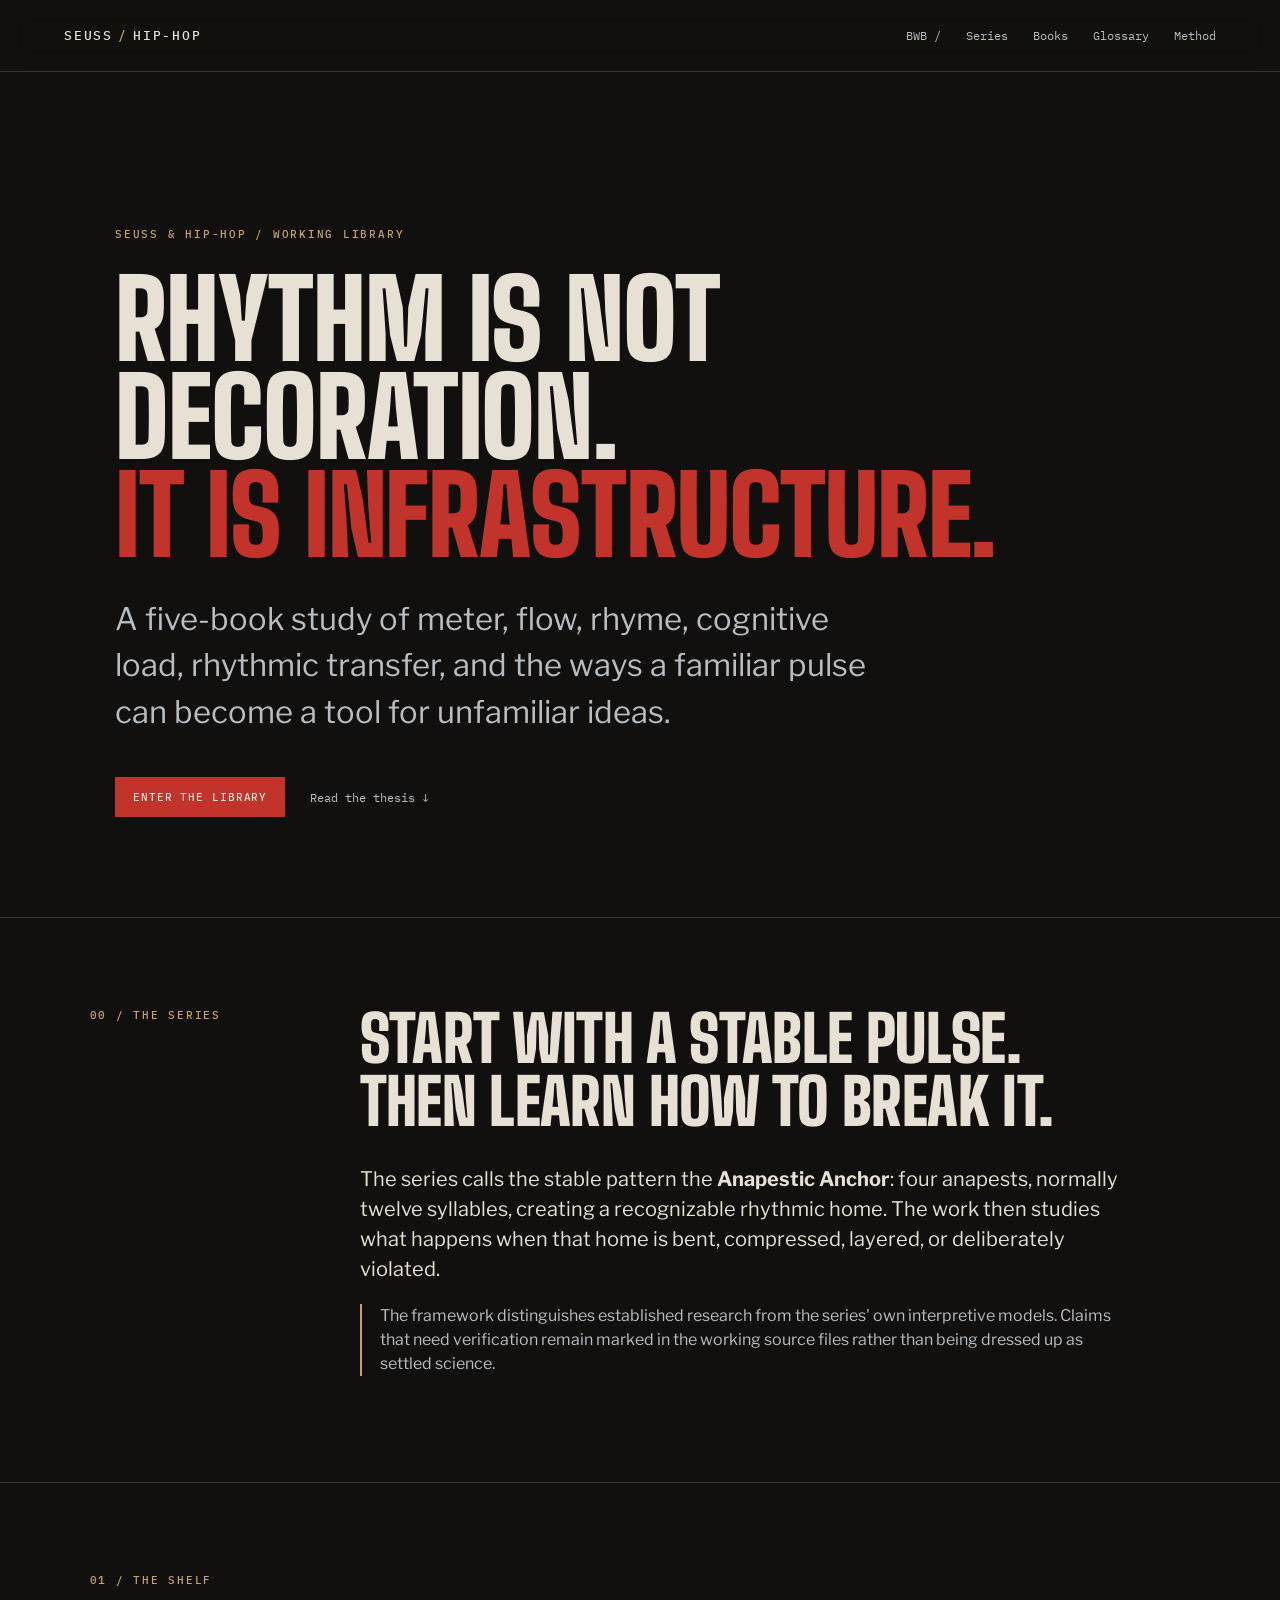
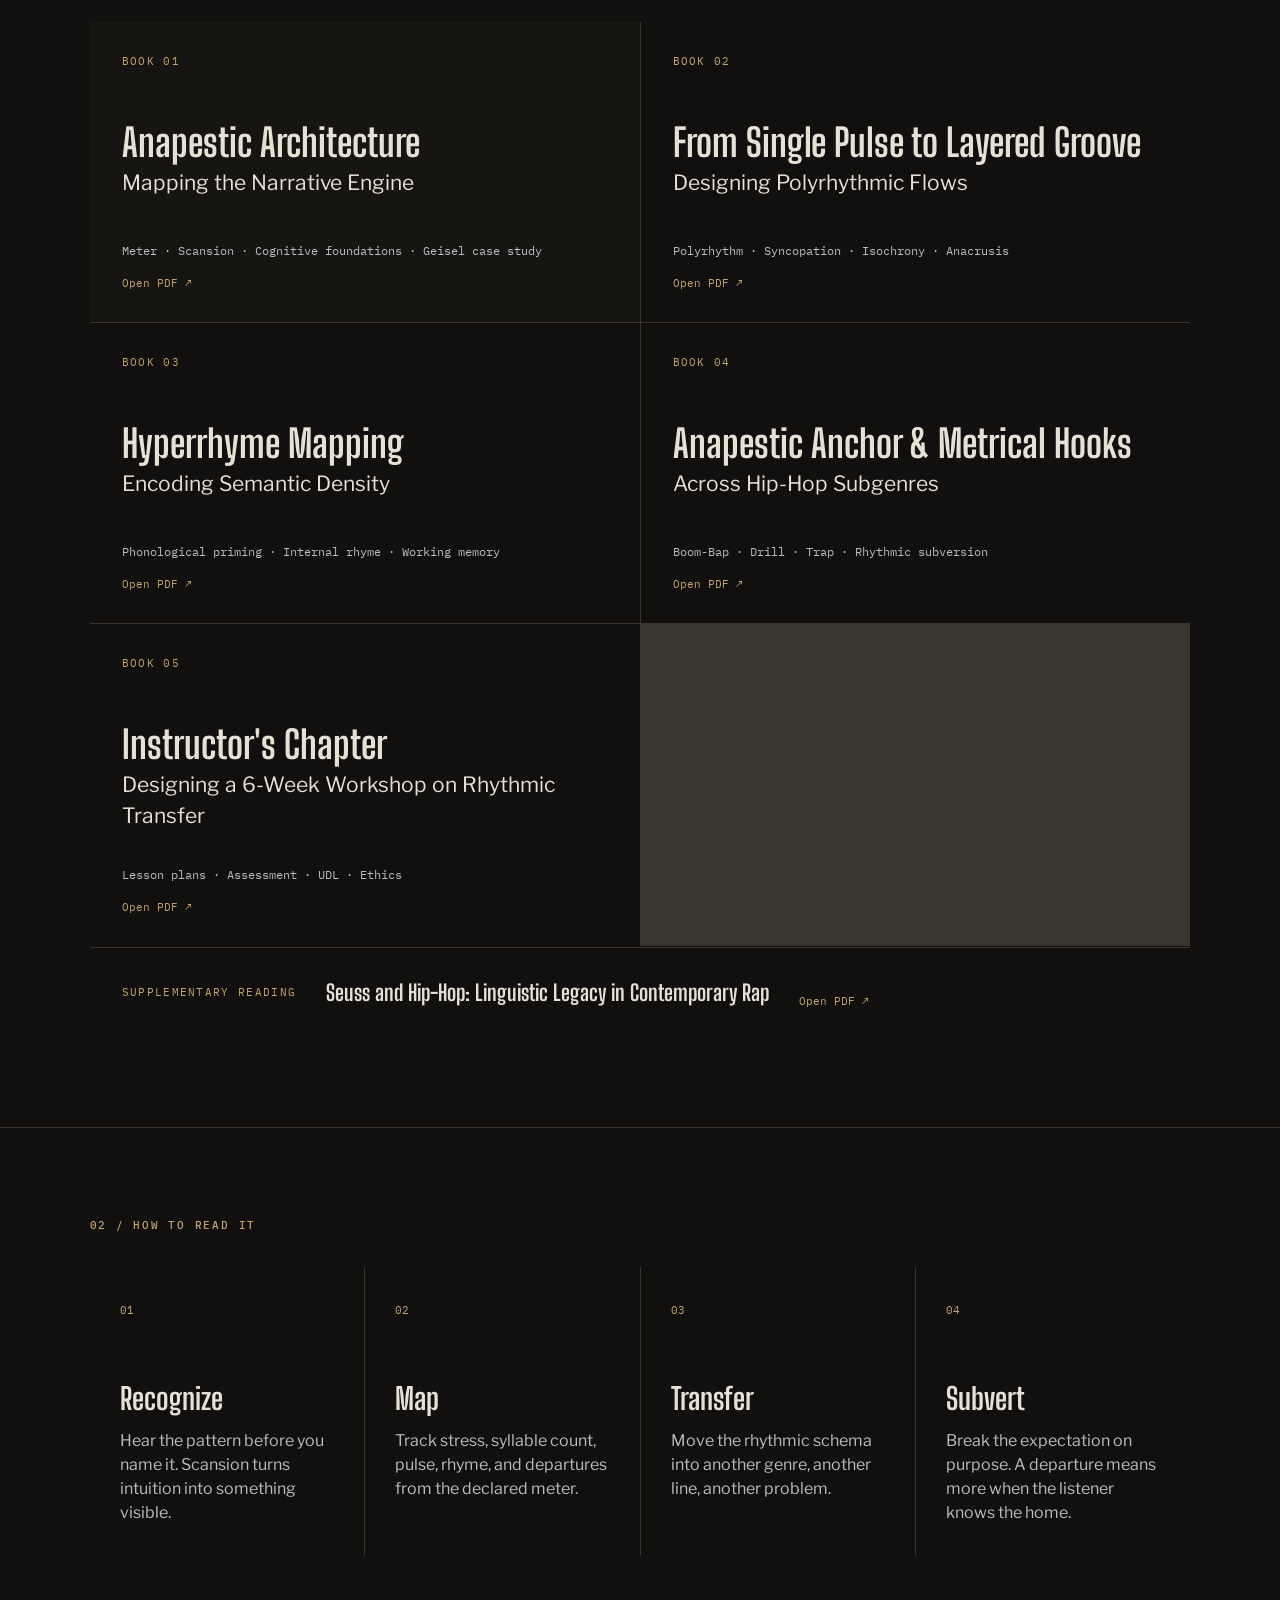
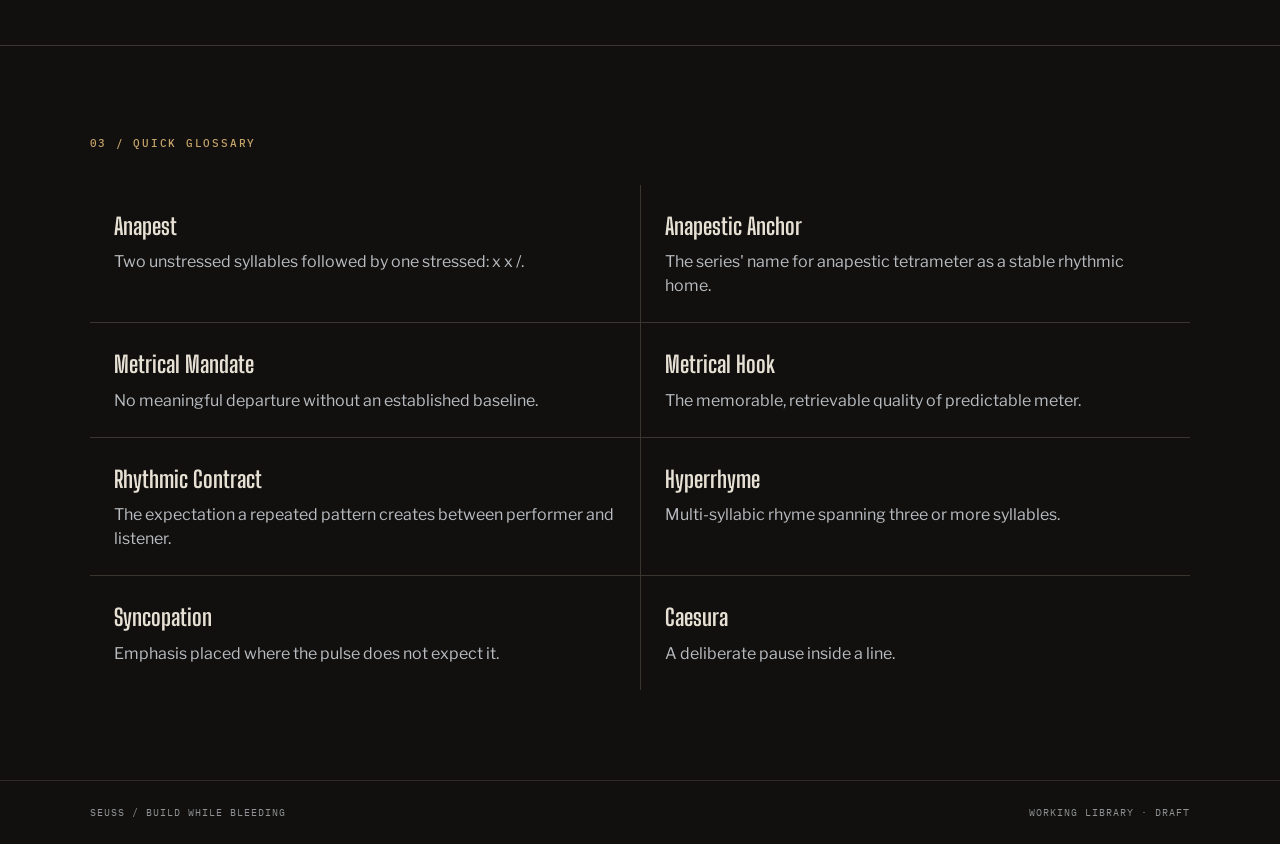
<file: index.html>
<!doctype html>
<html lang="en">
<head>
<meta charset="UTF-8">
<meta name="viewport" content="width=device-width,initial-scale=1">
<meta name="description" content="Seuss & Hip-Hop: a field library for rhythm, meter, rhyme, and transfer.">
<title>SEUSS / Rhythm Is a System</title>
<link rel="stylesheet" href="./styles.css">
</head>
<body>
<header class="topbar">
  <a class="brand" href="#top">SEUSS<span>/</span>HIP-HOP</a>
  <nav><a href="https://buildwhilebleeding.com/" class="umbrella-link">BWB / </a><a href="#series">Series</a><a href="#books">Books</a><a href="#glossary">Glossary</a><a href="#method">Method</a></nav>
</header>
<main id="top">
<section class="hero">
  <p class="eyebrow">SEUSS & HIP-HOP / WORKING LIBRARY</p>
  <h1>Rhythm is not decoration.<br><em>It is infrastructure.</em></h1>
  <p class="lede">A five-book study of meter, flow, rhyme, cognitive load, rhythmic transfer, and the ways a familiar pulse can become a tool for unfamiliar ideas.</p>
  <div class="hero-actions"><a class="button" href="#books">Enter the library</a><a class="text-link" href="#series">Read the thesis ↓</a></div>
</section>
<section class="statement" id="series">
  <div class="section-label">00 / THE SERIES</div>
  <div>
    <h2>Start with a stable pulse.<br>Then learn how to break it.</h2>
    <p>The series calls the stable pattern the <strong>Anapestic Anchor</strong>: four anapests, normally twelve syllables, creating a recognizable rhythmic home. The work then studies what happens when that home is bent, compressed, layered, or deliberately violated.</p>
    <p class="note">The framework distinguishes established research from the series' own interpretive models. Claims that need verification remain marked in the working source files rather than being dressed up as settled science.</p>
  </div>
</section>
<section class="books" id="books">
  <div class="section-label">01 / THE SHELF</div>
  <div class="book-grid">
    <article class="book featured"><span>BOOK 01</span><h3>Anapestic Architecture</h3><p>Mapping the Narrative Engine</p><div class="meta">Meter · Scansion · Cognitive foundations · Geisel case study</div><a href="./Book%201-%20Anapestic%20Architecture-%20Mapping%20the%20Narrative%20Engine.pdf">Open PDF ↗</a></article>
    <article class="book"><span>BOOK 02</span><h3>From Single Pulse to Layered Groove</h3><p>Designing Polyrhythmic Flows</p><div class="meta">Polyrhythm · Syncopation · Isochrony · Anacrusis</div><a href="./Book%202-%20From%20Single%20Pulse%20to%20Layered%20Groove-%20Designing%20Polyrhythmic%20Flows.pdf">Open PDF ↗</a></article>
    <article class="book"><span>BOOK 03</span><h3>Hyperrhyme Mapping</h3><p>Encoding Semantic Density</p><div class="meta">Phonological priming · Internal rhyme · Working memory</div><a href="./Book%203-%20Hyperrhyme%20Mapping-%20Encoding%20Semantic%20Density.pdf">Open PDF ↗</a></article>
    <article class="book"><span>BOOK 04</span><h3>Anapestic Anchor & Metrical Hooks</h3><p>Across Hip-Hop Subgenres</p><div class="meta">Boom-Bap · Drill · Trap · Rhythmic subversion</div><a href="./Book%204-%20Anapestic%20Anchor%20and%20Metrical%20Hooks%20Across%20Hip-Hop%20Subgenres.pdf">Open PDF ↗</a></article>
    <article class="book"><span>BOOK 05</span><h3>Instructor's Chapter</h3><p>Designing a 6-Week Workshop on Rhythmic Transfer</p><div class="meta">Lesson plans · Assessment · UDL · Ethics</div><a href="./Book%205-%20Instructor's%20Chapter-%20Designing%20a%206-Week%20Workshop%20on%20Rhythmic%20Transfer.pdf">Open PDF ↗</a></article>
  </div>
  <article class="supplement"><span>SUPPLEMENTARY READING</span><h3>Seuss and Hip-Hop: Linguistic Legacy in Contemporary Rap</h3><a href="./Seuss%20and%20Hip-Hop-%20Linguistic%20Legacy%20in%20Contemporary%20Rap.pdf">Open PDF ↗</a></article>
</section>
<section class="method" id="method">
  <div class="section-label">02 / HOW TO READ IT</div>
  <div class="method-grid">
    <div><b>01</b><h3>Recognize</h3><p>Hear the pattern before you name it. Scansion turns intuition into something visible.</p></div>
    <div><b>02</b><h3>Map</h3><p>Track stress, syllable count, pulse, rhyme, and departures from the declared meter.</p></div>
    <div><b>03</b><h3>Transfer</h3><p>Move the rhythmic schema into another genre, another line, another problem.</p></div>
    <div><b>04</b><h3>Subvert</h3><p>Break the expectation on purpose. A departure means more when the listener knows the home.</p></div>
  </div>
</section>
<section class="glossary" id="glossary">
  <div class="section-label">03 / QUICK GLOSSARY</div>
  <div class="terms">
    <div><dt>Anapest</dt><dd>Two unstressed syllables followed by one stressed: x x /.</dd></div>
    <div><dt>Anapestic Anchor</dt><dd>The series' name for anapestic tetrameter as a stable rhythmic home.</dd></div>
    <div><dt>Metrical Mandate</dt><dd>No meaningful departure without an established baseline.</dd></div>
    <div><dt>Metrical Hook</dt><dd>The memorable, retrievable quality of predictable meter.</dd></div>
    <div><dt>Rhythmic Contract</dt><dd>The expectation a repeated pattern creates between performer and listener.</dd></div>
    <div><dt>Hyperrhyme</dt><dd>Multi-syllabic rhyme spanning three or more syllables.</dd></div>
    <div><dt>Syncopation</dt><dd>Emphasis placed where the pulse does not expect it.</dd></div>
    <div><dt>Caesura</dt><dd>A deliberate pause inside a line.</dd></div>
  </div>
</section>
</main>
<footer><span>SEUSS / BUILD WHILE BLEEDING</span><span>WORKING LIBRARY · DRAFT</span></footer>
<script src="./app.js"></script>
</body>
</html>
</file>
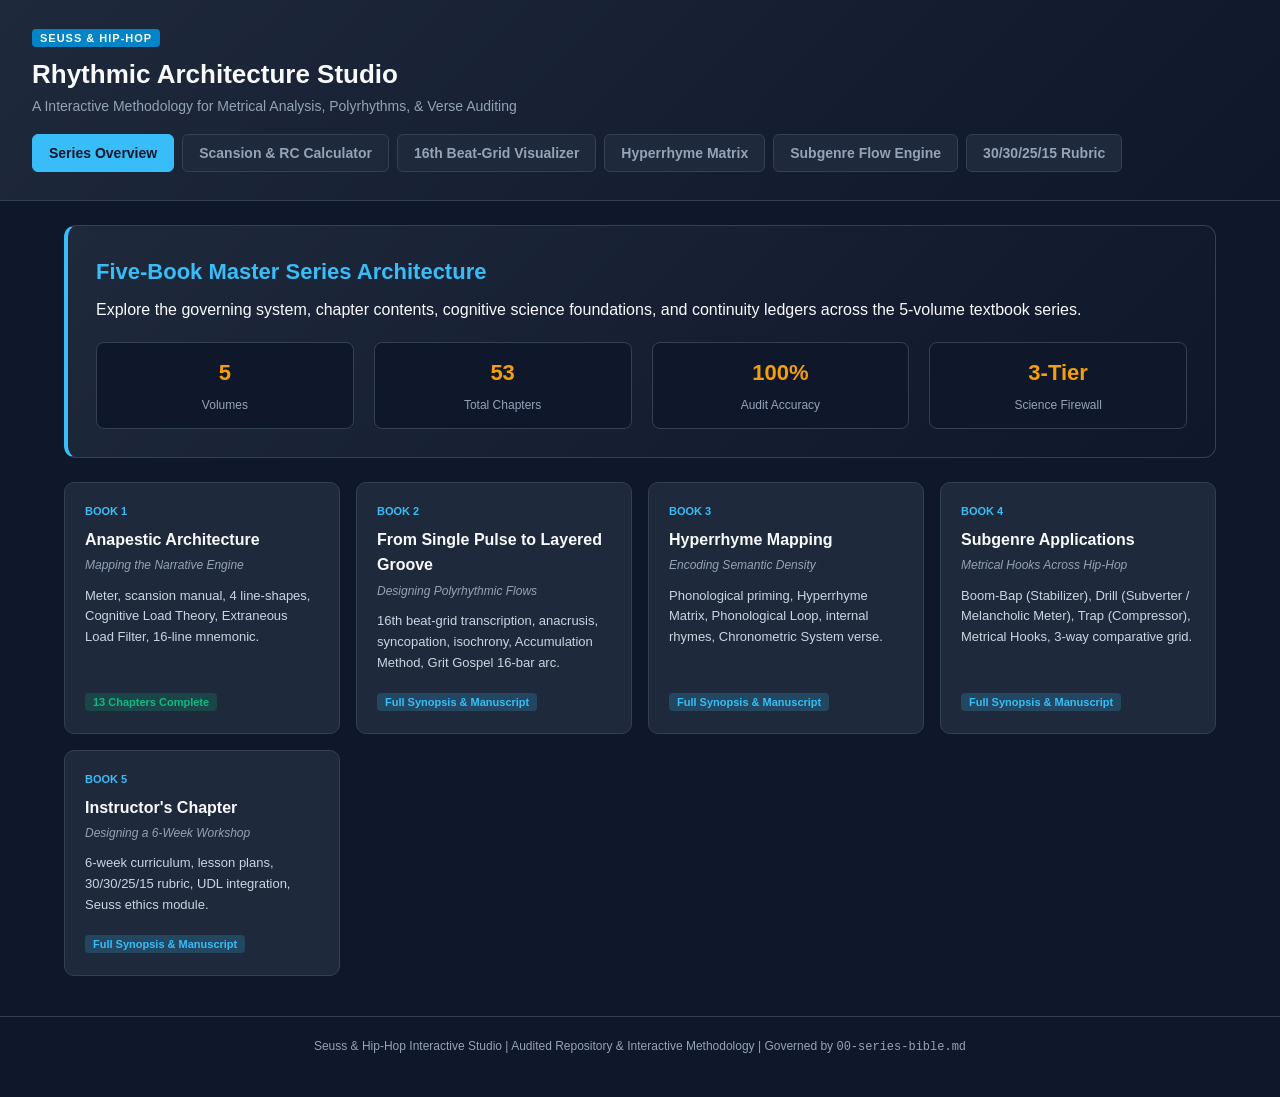
<file: ui/index.html>
<!DOCTYPE html>
<html lang="en">
<head>
  <meta charset="UTF-8">
  <meta name="viewport" content="width=device-width, initial-scale=1.0">
  <title>Seuss & Hip-Hop: Rhythmic Architecture Interactive Studio</title>
  <link rel="stylesheet" href="styles.css">
  <link href="https://fonts.googleapis.com/css2?family=Calibri:wght@400;600;700&family=Georgia:ital,wght@0,400;0,700;1,400&family=JetBrains+Mono:wght@400;600&display=swap" rel="stylesheet">
</head>
<body>

  <!-- Header & Navigation -->
  <header class="app-header">
    <div class="logo-container">
      <span class="badge">SEUSS & HIP-HOP</span>
      <h1>Rhythmic Architecture Studio</h1>
      <p class="subtitle">A Interactive Methodology for Metrical Analysis, Polyrhythms, & Verse Auditing</p>
    </div>
    <nav class="nav-tabs">
      <button class="nav-btn active" data-tab="series-map">Series Overview</button>
      <button class="nav-btn" data-tab="scansion-lab">Scansion & RC Calculator</button>
      <button class="nav-btn" data-tab="beat-grid">16th Beat-Grid Visualizer</button>
      <button class="nav-btn" data-tab="hyperrhyme">Hyperrhyme Matrix</button>
      <button class="nav-btn" data-tab="subgenres">Subgenre Flow Engine</button>
      <button class="nav-btn" data-tab="rubric">30/30/25/15 Rubric</button>
    </nav>
  </header>

  <main class="app-container">

    <!-- Tab 1: Series Map -->
    <section id="series-map" class="tab-content active">
      <div class="card hero-card">
        <h2>Five-Book Master Series Architecture</h2>
        <p>Explore the governing system, chapter contents, cognitive science foundations, and continuity ledgers across the 5-volume textbook series.</p>
        <div class="stats-row">
          <div class="stat-box">
            <span class="stat-num">5</span>
            <span class="stat-label">Volumes</span>
          </div>
          <div class="stat-box">
            <span class="stat-num">53</span>
            <span class="stat-label">Total Chapters</span>
          </div>
          <div class="stat-box">
            <span class="stat-num">100%</span>
            <span class="stat-label">Audit Accuracy</span>
          </div>
          <div class="stat-box">
            <span class="stat-num">3-Tier</span>
            <span class="stat-label">Science Firewall</span>
          </div>
        </div>
      </div>

      <div class="book-grid">
        <!-- Book 1 -->
        <div class="book-card" onclick="selectBook(1)">
          <div class="book-badge">Book 1</div>
          <h3>Anapestic Architecture</h3>
          <p class="book-sub">Mapping the Narrative Engine</p>
          <p class="book-desc">Meter, scansion manual, 4 line-shapes, Cognitive Load Theory, Extraneous Load Filter, 16-line mnemonic.</p>
          <div class="book-footer">
            <span class="status-tag complete">13 Chapters Complete</span>
          </div>
        </div>

        <!-- Book 2 -->
        <div class="book-card" onclick="selectBook(2)">
          <div class="book-badge">Book 2</div>
          <h3>From Single Pulse to Layered Groove</h3>
          <p class="book-sub">Designing Polyrhythmic Flows</p>
          <p class="book-desc">16th beat-grid transcription, anacrusis, syncopation, isochrony, Accumulation Method, Grit Gospel 16-bar arc.</p>
          <div class="book-footer">
            <span class="status-tag synopsis">Full Synopsis & Manuscript</span>
          </div>
        </div>

        <!-- Book 3 -->
        <div class="book-card" onclick="selectBook(3)">
          <div class="book-badge">Book 3</div>
          <h3>Hyperrhyme Mapping</h3>
          <p class="book-sub">Encoding Semantic Density</p>
          <p class="book-desc">Phonological priming, Hyperrhyme Matrix, Phonological Loop, internal rhymes, Chronometric System verse.</p>
          <div class="book-footer">
            <span class="status-tag synopsis">Full Synopsis & Manuscript</span>
          </div>
        </div>

        <!-- Book 4 -->
        <div class="book-card" onclick="selectBook(4)">
          <div class="book-badge">Book 4</div>
          <h3>Subgenre Applications</h3>
          <p class="book-sub">Metrical Hooks Across Hip-Hop</p>
          <p class="book-desc">Boom-Bap (Stabilizer), Drill (Subverter / Melancholic Meter), Trap (Compressor), Metrical Hooks, 3-way comparative grid.</p>
          <div class="book-footer">
            <span class="status-tag synopsis">Full Synopsis & Manuscript</span>
          </div>
        </div>

        <!-- Book 5 -->
        <div class="book-card" onclick="selectBook(5)">
          <div class="book-badge">Book 5</div>
          <h3>Instructor's Chapter</h3>
          <p class="book-sub">Designing a 6-Week Workshop</p>
          <p class="book-desc">6-week curriculum, lesson plans, 30/30/25/15 rubric, UDL integration, Seuss ethics module.</p>
          <div class="book-footer">
            <span class="status-tag synopsis">Full Synopsis & Manuscript</span>
          </div>
        </div>
      </div>

      <!-- Book Detail Drawer -->
      <div id="book-detail" class="card detail-card" style="display:none;">
        <div class="detail-header">
          <h3 id="detail-title">Select a Book above</h3>
          <button class="close-btn" onclick="closeBookDetail()">✕</button>
        </div>
        <div id="detail-content"></div>
      </div>
    </section>

    <!-- Tab 2: Scansion & RC Calculator -->
    <section id="scansion-lab" class="tab-content">
      <div class="card">
        <h2>Scansion & Rhythmic Coherence (RC<sub>foot</sub>) Calculator</h2>
        <p>Type or paste a 4-line verse in anapestic meter. Enter stress marks (`x` for unstressed, `/` for stressed) and foot boundaries (`|`). The system automatically calculates your RC<sub>foot</sub> score and verifies the Metrical Mandate (≥ 80%).</p>

        <div class="presets-row">
          <span>Presets:</span>
          <button class="preset-btn" onclick="loadScansionPreset('specimen')">Specimen Couplet (100%)</button>
          <button class="preset-btn" onclick="loadScansionPreset('substituted')">Iambic Substituted (100%)</button>
          <button class="preset-btn" onclick="loadScansionPreset('catalectic')">Terminal Catalexis (100%)</button>
          <button class="preset-btn" onclick="loadScansionPreset('disfluent')">Disfluent Line (25% Fail)</button>
        </div>

        <div class="scansion-editor">
          <div class="line-input-group">
            <label>Line 1 Text:</label>
            <input type="text" id="line1-text" value="In the morning I walk to the bridge by the sea,">
            <label>Scansion Pattern (`x`, `/`, `|`):</label>
            <input type="text" id="line1-mark" value="x x / | x x / | x x / | x x /" oninput="calculateRC()">
            <div class="line-meta">
              <span>Status Tag:</span>
              <select id="line1-tag" onchange="calculateRC()">
                <option value="BASELINE">BASELINE (Acatalectic)</option>
                <option value="SUBSTITUTION">SUBSTITUTION (Iambic)</option>
                <option value="INVERSION">INVERSION (Trochaic)</option>
                <option value="CATALEXIS">CATALEXIS (Rest)</option>
                <option value="ERROR">ERROR / DISFLUENCY</option>
              </select>
            </div>
          </div>

          <div class="line-input-group">
            <label>Line 2 Text:</label>
            <input type="text" id="line2-text" value="And the waves have a word that is meant just for me.">
            <label>Scansion Pattern:</label>
            <input type="text" id="line2-mark" value="x x / | x x / | x x / | x x /" oninput="calculateRC()">
            <div class="line-meta">
              <span>Status Tag:</span>
              <select id="line2-tag" onchange="calculateRC()">
                <option value="BASELINE">BASELINE (Acatalectic)</option>
                <option value="SUBSTITUTION">SUBSTITUTION (Iambic)</option>
                <option value="INVERSION">INVERSION (Trochaic)</option>
                <option value="CATALEXIS">CATALEXIS (Rest)</option>
                <option value="ERROR">ERROR / DISFLUENCY</option>
              </select>
            </div>
          </div>

          <div class="line-input-group">
            <label>Line 3 Text:</label>
            <input type="text" id="line3-text" value="The waves have a word that is meant just for me,">
            <label>Scansion Pattern:</label>
            <input type="text" id="line3-mark" value="x / | x x / | x x / | x x /" oninput="calculateRC()">
            <div class="line-meta">
              <span>Status Tag:</span>
              <select id="line3-tag" onchange="calculateRC()">
                <option value="SUBSTITUTION" selected>SUBSTITUTION (Iambic)</option>
                <option value="BASELINE">BASELINE (Acatalectic)</option>
                <option value="INVERSION">INVERSION (Trochaic)</option>
                <option value="CATALEXIS">CATALEXIS (Rest)</option>
                <option value="ERROR">ERROR / DISFLUENCY</option>
              </select>
            </div>
          </div>

          <div class="line-input-group">
            <label>Line 4 Text:</label>
            <input type="text" id="line4-text" value="In the morning I walk to the bridge by sea ∧">
            <label>Scansion Pattern:</label>
            <input type="text" id="line4-mark" value="x x / | x x / | x x / | x / ∧" oninput="calculateRC()">
            <div class="line-meta">
              <span>Status Tag:</span>
              <select id="line4-tag" onchange="calculateRC()">
                <option value="CATALEXIS" selected>CATALEXIS (Rest)</option>
                <option value="BASELINE">BASELINE (Acatalectic)</option>
                <option value="SUBSTITUTION">SUBSTITUTION (Iambic)</option>
                <option value="INVERSION">INVERSION (Trochaic)</option>
                <option value="ERROR">ERROR / DISFLUENCY</option>
              </select>
            </div>
          </div>
        </div>

        <!-- Audit Scorecard Result -->
        <div id="rc-scorecard" class="scorecard-box">
          <div class="score-header">
            <h3>Rhythmic Coherence Score: <span id="rc-percentage" class="pass">100%</span></h3>
            <span id="rc-verdict" class="badge-verdict pass">PASSED METRICAL MANDATE</span>
          </div>
          <div class="score-breakdown">
            <p><strong>Conforming Feet:</strong> <span id="feet-conforming">12</span> / 16</p>
            <p><strong>Declared Substitutions:</strong> <span id="feet-declared">4</span> / 16</p>
            <p><strong>Undeclared Disfluencies:</strong> <span id="feet-disfluent">0</span> / 16</p>
            <p class="formula-note">Formula: RC<sub>foot</sub> = (Conforming + Declared) / Total Feet × 100% (Pass threshold: ≥ 80%)</p>
          </div>
        </div>
      </div>
    </section>

    <!-- Tab 3: 16th Beat-Grid Visualizer -->
    <section id="beat-grid" class="tab-content">
      <div class="card">
        <h2>16-Subdivision Monospace Beat-Grid Visualizer</h2>
        <p>Book 2 translates speech feet (`x x /`) onto a 16th-note musical grid (1-e-&-a 2-e-&-a 3-e-&-a 4-e-&-a). Click subdivisions to toggle stresses, test metronome tempo, or switch between Grit Gospel acts.</p>

        <div class="grid-controls">
          <div class="control-item">
            <label>Act Selection:</label>
            <select id="grid-act-select" onchange="loadGridAct()">
              <option value="act1">Grit Gospel Act I: Stability (Bar 1)</option>
              <option value="act2">Grit Gospel Act II: Tension & Syncopation (Bar 6)</option>
              <option value="act3">Grit Gospel Act III: Accumulation Double-Time (Bar 9)</option>
              <option value="act4">Grit Gospel Act IV: Resolution (Bar 16)</option>
            </select>
          </div>
          <div class="control-item">
            <label>Tempo (BPM): <span id="bpm-val">90</span></label>
            <input type="range" id="bpm-slider" min="70" max="150" value="90" oninput="document.getElementById('bpm-val').innerText = this.value">
          </div>
          <button class="play-btn" onclick="togglePlayGrid()">▶ Play Pulse</button>
        </div>

        <div class="beat-grid-table-wrapper">
          <table class="grid-table" id="interactive-beat-grid">
            <thead>
              <tr>
                <th>Subdivision</th>
                <th>01</th><th>02</th><th>03</th><th>04</th>
                <th>05</th><th>06</th><th>07</th><th>08</th>
                <th>09</th><th>10</th><th>11</th><th>12</th>
                <th>13</th><th>14</th><th>15</th><th>16</th>
              </tr>
              <tr>
                <th>Beat</th>
                <th colspan="4" class="beat-hdr">Beat 1 (1-e-&-a)</th>
                <th colspan="4" class="beat-hdr">Beat 2 (2-e-&-a)</th>
                <th colspan="4" class="beat-hdr">Beat 3 (3-e-&-a)</th>
                <th colspan="4" class="beat-hdr">Beat 4 (4-e-&-a)</th>
              </tr>
            </thead>
            <tbody id="grid-body">
              <!-- Dynamically populated -->
            </tbody>
          </table>
        </div>

        <div class="grid-legend">
          <span class="legend-item"><span class="swatch accent"></span> Downbeat Stress (1, 5, 9, 13)</span>
          <span class="legend-item"><span class="swatch runup"></span> Anacrusis Run-up</span>
          <span class="legend-item"><span class="swatch offbeat"></span> Syncopated Off-Beat</span>
          <span class="legend-item"><span class="swatch rest"></span> Silent Rest (`∧`)</span>
        </div>
      </div>
    </section>

    <!-- Tab 4: Hyperrhyme Matrix Auditor -->
    <section id="hyperrhyme" class="tab-content">
      <div class="card">
        <h2>Hyperrhyme Matrix Technical Auditor</h2>
        <p>Book 3 defines a **Hyperrhyme** as a multisyllabic rhyme matching across 3 or more syllables ($\ge 3$). Audit candidate hyperrhymes against the three criteria of the Hyperrhyme Matrix.</p>

        <div class="matrix-auditor">
          <div class="input-row">
            <div class="field">
              <label>Word / Segment A:</label>
              <input type="text" id="hr-seg-a" value="generously (/dʒɛn-ə-rəs-li/)">
            </div>
            <div class="field">
              <label>Word / Segment B:</label>
              <input type="text" id="hr-seg-b" value="courageously (/kə-reɪ-dʒəs-li/)">
            </div>
            <button class="audit-btn" onclick="auditHyperrhyme()">Audit Matrix</button>
          </div>

          <div class="matrix-checklist">
            <div class="criterion-box pass" id="crit-metrical">
              <h4>1. Metrical Fidelity</h4>
              <p>Do both segments preserve natural speech stress inside the anapestic grid?</p>
              <span class="crit-tag">PASS (4 Syllables, Primary Stress Syl 1)</span>
            </div>
            <div class="criterion-box pass" id="crit-acoustic">
              <h4>2. Acoustic Precision</h4>
              <p>Do syllables 1, 2, 3, and 4 maintain matching vowel and consonant phonemes?</p>
              <span class="crit-tag">PASS (Tight Near-Rhyme Match /dʒəs-li/)</span>
            </div>
            <div class="criterion-box pass" id="crit-semantic">
              <h4>3. Semantic Variation</h4>
              <p>Do the two rhyming elements belong to distinct semantic domains?</p>
              <span class="crit-tag">PASS (Altruism vs. Valor)</span>
            </div>
          </div>

          <div class="matrix-summary" id="matrix-result-summary">
            <h3>Matrix Evaluation Result: <span class="pass">VALID HYPERRHYME (4 Syllables)</span></h3>
            <p><strong>Chronometric System Breakdown:</strong> Phoneme sequence matching across `/dʒɛn-ə-rəs-li/` and `/kə-reɪ-dʒəs-li/`. Both elements satisfy metrical fidelity, acoustic precision, and semantic variation.</p>
          </div>
        </div>
      </div>
    </section>

    <!-- Tab 5: Subgenre Flow Engine -->
    <section id="subgenres" class="tab-content">
      <div class="card">
        <h2>Subgenre Flow Engine: Comparative 3-Way Grid</h2>
        <p>Book 4 treats the Anapestic Anchor as an analytical lens across three subgenre roles: Boom-Bap (**Stabilizer**), Drill (**Subverter**), and Trap (**Compressor**). Select a subgenre to observe how the *exact same 12-syllable text skeleton* behaves under different production beats.</p>

        <div class="subgenre-tabs">
          <button class="sub-btn active" onclick="switchSubgenre('boombap')">Boom-Bap (Stabilizer)</button>
          <button class="sub-btn" onclick="switchSubgenre('drill')">Drill (Subverter)</button>
          <button class="sub-btn" onclick="switchSubgenre('trap')">Trap (Compressor)</button>
        </div>

        <div id="subgenre-display" class="subgenre-display-card">
          <div class="sub-hdr">
            <h3 id="sub-title">Boom-Bap: Primary Stabilizer</h3>
            <span id="sub-tempo" class="sub-badge">Tempo: 90 BPM (Heavy Swing)</span>
          </div>
          <p id="sub-desc">Locks verse into the 90-BPM kick-snare pocket. Primary stresses land strictly on downbeats (1, 2, 3, 4), maximizing head-nod stability and narrative clarity.</p>

          <div class="sub-skeleton-box">
            <h4>Canonical Skeleton Execution:</h4>
            <p class="skeleton-text"><em>"In the dark of the night I was looking for light."</em></p>
            <div id="sub-scansion-code" class="code-box">
              In the DARK | of the NIGHT | I was LOOK | ing for LIGHT<br>
               x  x  /    |  x  x  /     |  x  x  /    |  x   x   /<br>
              [Status: BASELINE STABILIZER - 100% On-Beat Downbeats]
            </div>
          </div>

          <div class="sub-features">
            <div class="feat-box">
              <strong>Functional Role:</strong> <span id="sub-role">Stabilizer</span>
            </div>
            <div class="feat-box">
              <strong>Delivery Mechanic:</strong> <span id="sub-mech">On-Beat Downbeats, Spacious Pocket</span>
            </div>
            <div class="feat-box">
              <strong>Aesthetic Effect:</strong> <span id="sub-effect">Nostalgic, Authoritative, Head-Nod Groove</span>
            </div>
          </div>
        </div>
      </div>
    </section>

    <!-- Tab 6: 30/30/25/15 Rubric -->
    <section id="rubric" class="tab-content">
      <div class="card">
        <h2>30/30/25/15 Master Assessment Rubric</h2>
        <p>Interactive grading calculator for instructors, educators, and self-auditing students. Adjust sliders across the four weighted categories to calculate total capstone performance score.</p>

        <div class="rubric-calculator">
          <!-- Category 1 -->
          <div class="rubric-row">
            <div class="rubric-info">
              <h3>1. Metrical Fidelity & Grid Coherence (30%)</h3>
              <p>RC<sub>foot</sub> ≥ 80% and RC<sub>grid</sub> ≥ 80%; clean scansion ladders and 16th grid tables; no unbuffered stress clashes.</p>
            </div>
            <div class="rubric-score">
              <input type="range" min="0" max="30" value="28" id="r1-slider" oninput="updateRubricScore()">
              <span id="r1-val" class="score-display">28 / 30</span>
            </div>
          </div>

          <!-- Category 2 -->
          <div class="rubric-row">
            <div class="rubric-info">
              <h3>2. Analytical Depth & Structural Control (30%)</h3>
              <p>Hyperrhyme Matrix compliance ($\ge 3$ syllables); cognitive load balancing; complete master audit logs.</p>
            </div>
            <div class="rubric-score">
              <input type="range" min="0" max="30" value="27" id="r2-slider" oninput="updateRubricScore()">
              <span id="r2-val" class="score-display">27 / 30</span>
            </div>
          </div>

          <!-- Category 3 -->
          <div class="rubric-row">
            <div class="rubric-info">
              <h3>3. Portability & Cross-Genre Transfer (25%)</h3>
              <p>Versatility across Boom-Bap, Drill, and Trap delivery modes; 3-way adaptation log completion.</p>
            </div>
            <div class="rubric-score">
              <input type="range" min="0" max="25" value="24" id="r3-slider" oninput="updateRubricScore()">
              <span id="r3-val" class="score-display">24 / 25</span>
            </div>
          </div>

          <!-- Category 4 -->
          <div class="rubric-row">
            <div class="rubric-info">
              <h3>4. Equity, Accessibility & Ethical Reflection (15%)</h3>
              <p>Ethical reflection on tool vs. ideology (Seuss legacy); UDL alignment; absence of slurs or caricatures.</p>
            </div>
            <div class="rubric-score">
              <input type="range" min="0" max="15" value="15" id="r4-slider" oninput="updateRubricScore()">
              <span id="r4-val" class="score-display">15 / 15</span>
            </div>
          </div>

          <!-- Total Scorecard -->
          <div class="rubric-total-card">
            <div class="total-header">
              <h3>Total Capstone Score: <span id="rubric-total" class="pass">94%</span></h3>
              <span id="rubric-grade" class="badge-grade pass">EXEMPLARY (MASTERY)</span>
            </div>
            <p class="rubric-disclaimer">Note: The 30/30/25/15 rubric is a pedagogical evaluation framework created by this series to make evaluation explicit and reproducible across instructors.</p>
          </div>
        </div>
      </div>
    </section>

  </main>

  <footer class="app-footer">
    <p>Seuss & Hip-Hop Interactive Studio  |  Audited Repository & Interactive Methodology  |  Governed by <code>00-series-bible.md</code></p>
  </footer>

  <script src="app.js"></script>
</body>
</html>
</file>
<file: styles.css>
@import url('https://fonts.googleapis.com/css2?family=Big+Shoulders+Display:wght@700;900&family=IBM+Plex+Mono:wght@400;500&family=Libre+Franklin:wght@400;500;600&display=swap');
:root{--bg:#11100E;--paper:#E7E0D4;--ink:#171512;--chrome:#B9BDC2;--line:#3a362f;--bronze:#C5A36A;--rust:#C2332B}
*{box-sizing:border-box}html{scroll-behavior:smooth}body{margin:0;background:var(--bg);color:var(--paper);font-family:'Libre Franklin',system-ui,sans-serif;line-height:1.5}a{color:inherit}.topbar{height:72px;border-bottom:1px solid var(--line);display:flex;align-items:center;justify-content:space-between;padding:0 clamp(20px,5vw,72px);position:sticky;top:0;background:rgba(17,16,14,.94);backdrop-filter:blur(12px);z-index:10}.brand{font:500 13px 'IBM Plex Mono',monospace;letter-spacing:.14em;text-decoration:none}.brand span{color:var(--bronze);margin:0 5px}.topbar nav{display:flex;gap:25px;font:12px 'IBM Plex Mono',monospace;color:var(--chrome)}.topbar nav a{text-decoration:none}.hero{min-height:78vh;padding:clamp(100px,16vh,180px) clamp(20px,9vw,140px) 100px;max-width:1250px}.eyebrow,.section-label{font:500 11px 'IBM Plex Mono',monospace;letter-spacing:.16em;color:var(--bronze)}h1{font-family:'Big Shoulders Display',Impact,'Arial Narrow',sans-serif;font-size:clamp(52px,8.5vw,118px);line-height:.9;font-weight:900;letter-spacing:-.01em;margin:30px 0;text-transform:uppercase}.hero h1 em{color:var(--rust);font-style:normal}.lede{font-size:clamp(21px,2.5vw,31px);max-width:780px;color:var(--chrome);font-weight:400}.hero-actions{display:flex;gap:25px;align-items:center;margin-top:42px}.button{background:var(--rust);color:var(--paper);padding:13px 18px;text-decoration:none;font:500 11px 'IBM Plex Mono',monospace;text-transform:uppercase;letter-spacing:.08em}.text-link{font:12px 'IBM Plex Mono',monospace;color:var(--chrome);text-decoration:none}.statement,.books,.method,.glossary{border-top:1px solid var(--line);padding:90px clamp(20px,7vw,100px)}.statement{display:grid;grid-template-columns:220px 1fr;gap:50px}.statement h2{font-family:'Big Shoulders Display',Impact,'Arial Narrow',sans-serif;font-size:clamp(38px,5vw,72px);font-weight:900;line-height:.98;letter-spacing:-.01em;margin:0 0 30px;text-transform:uppercase}.statement p{max-width:760px;font-size:20px;color:var(--paper)}.note{border-left:2px solid var(--bronze);padding-left:18px;font-size:16px!important;color:var(--chrome)!important}.book-grid{display:grid;grid-template-columns:repeat(2,1fr);gap:1px;background:var(--line);margin-top:35px}.book{background:var(--bg);min-height:300px;padding:32px;display:flex;flex-direction:column}.book.featured{background:var(--ink)}.book span,.supplement span{font:11px 'IBM Plex Mono',monospace;color:var(--bronze);letter-spacing:.12em}.book h3{font-family:'Big Shoulders Display',Impact,'Arial Narrow',sans-serif;font-size:clamp(27px,3vw,43px);font-weight:700;line-height:1.02;margin:55px 0 5px}.book p{font-size:21px;margin:0;color:var(--paper)}.meta{margin-top:auto;padding-top:35px;color:var(--chrome);font:12px 'IBM Plex Mono',monospace}.book a,.supplement a{margin-top:18px;color:var(--bronze);font:11px 'IBM Plex Mono',monospace;text-decoration:none}.supplement{border-top:1px solid var(--line);margin-top:1px;padding:28px 32px;display:flex;align-items:center;gap:30px;flex-wrap:wrap}.supplement h3{font-family:'Big Shoulders Display',Impact,'Arial Narrow',sans-serif;font-size:22px;font-weight:700;margin:0}.method-grid{display:grid;grid-template-columns:repeat(4,1fr);gap:1px;background:var(--line);margin-top:35px}.method-grid>div{background:var(--bg);padding:30px;min-height:220px}.method-grid b{font:11px 'IBM Plex Mono',monospace;color:var(--bronze)}.method-grid h3{font-family:'Big Shoulders Display',Impact,'Arial Narrow',sans-serif;font-size:30px;font-weight:700;margin:55px 0 8px}.method-grid p{color:var(--chrome);margin:0}.terms{display:grid;grid-template-columns:repeat(2,1fr);gap:1px;background:var(--line);margin-top:35px}.terms>div{background:var(--bg);padding:24px}.terms dt{font-family:'Big Shoulders Display',Impact,'Arial Narrow',sans-serif;font-size:23px;font-weight:700}.terms dd{margin:7px 0 0;color:var(--chrome);font-size:16px}footer{border-top:1px solid var(--line);padding:25px clamp(20px,7vw,100px);display:flex;justify-content:space-between;color:var(--chrome);font:10px 'IBM Plex Mono',monospace;letter-spacing:.1em;opacity:.75}@media(max-width:760px){.topbar{height:60px}.topbar nav{gap:12px;font-size:9px}.hero{min-height:auto;padding-top:100px}.statement,.books,.method,.glossary{padding-top:65px;padding-bottom:65px}.statement{grid-template-columns:1fr;gap:25px}.book-grid,.terms{grid-template-columns:1fr}.method-grid{grid-template-columns:1fr 1fr}.method-grid h3{margin-top:35px}.supplement{display:block}.supplement h3{margin-top:12px}footer{display:block}footer span{display:block;margin:5px 0}}
</file>
<file: ui/styles.css>
:root {
  --bg-primary: #0F172A;
  --bg-card: #1E293B;
  --bg-card-hover: #334155;
  --text-main: #F8FAFC;
  --text-muted: #94A3B8;
  --accent-blue: #38BDF8;
  --accent-blue-dark: #0284C7;
  --accent-gold: #F59E0B;
  --accent-green: #10B981;
  --accent-red: #EF4444;
  --border-color: #334155;

  --font-sans: 'Calibri', -apple-system, BlinkMacSystemFont, sans-serif;
  --font-serif: 'Georgia', serif;
  --font-mono: 'JetBrains Mono', monospace;
}

* {
  box-sizing: border-box;
  margin: 0;
  padding: 0;
}

body {
  background-color: var(--bg-primary);
  color: var(--text-main);
  font-family: var(--font-sans);
  line-height: 1.6;
  padding-bottom: 40px;
}

/* Header */
.app-header {
  background: linear-gradient(135deg, #1E293B 0%, #0F172A 100%);
  border-bottom: 1px solid var(--border-color);
  padding: 24px 32px;
  display: flex;
  flex-direction: column;
  gap: 16px;
}

.logo-container .badge {
  background: var(--accent-blue-dark);
  color: #FFF;
  font-size: 11px;
  font-weight: 700;
  padding: 3px 8px;
  border-radius: 4px;
  letter-spacing: 1px;
}

.logo-container h1 {
  font-size: 26px;
  font-weight: 700;
  color: var(--text-main);
  margin-top: 4px;
}

.logo-container .subtitle {
  color: var(--text-muted);
  font-size: 14px;
}

/* Nav Tabs */
.nav-tabs {
  display: flex;
  gap: 8px;
  overflow-x: auto;
  padding-bottom: 4px;
}

.nav-btn {
  background: var(--bg-card);
  color: var(--text-muted);
  border: 1px solid var(--border-color);
  padding: 10px 16px;
  border-radius: 6px;
  font-size: 14px;
  font-weight: 600;
  cursor: pointer;
  transition: all 0.2s ease;
  white-space: nowrap;
}

.nav-btn:hover {
  background: var(--bg-card-hover);
  color: var(--text-main);
}

.nav-btn.active {
  background: var(--accent-blue);
  color: #0F172A;
  border-color: var(--accent-blue);
}

/* Main Container */
.app-container {
  max-width: 1200px;
  margin: 24px auto;
  padding: 0 24px;
}

.tab-content {
  display: none;
}

.tab-content.active {
  display: block;
}

/* Cards */
.card {
  background: var(--bg-card);
  border: 1px solid var(--border-color);
  border-radius: 12px;
  padding: 28px;
  margin-bottom: 24px;
}

.hero-card {
  background: linear-gradient(135deg, #1E293B 0%, #0F172A 100%);
  border-left: 4px solid var(--accent-blue);
}

.hero-card h2 {
  font-size: 22px;
  margin-bottom: 8px;
  color: var(--accent-blue);
}

.stats-row {
  display: flex;
  gap: 20px;
  margin-top: 20px;
}

.stat-box {
  background: var(--bg-primary);
  border: 1px solid var(--border-color);
  padding: 12px 20px;
  border-radius: 8px;
  text-align: center;
  flex: 1;
}

.stat-num {
  display: block;
  font-size: 22px;
  font-weight: 700;
  color: var(--accent-gold);
}

.stat-label {
  font-size: 12px;
  color: var(--text-muted);
}

/* Book Grid */
.book-grid {
  display: grid;
  grid-template-columns: repeat(auto-fit, minmax(220px, 1fr));
  gap: 16px;
  margin-bottom: 24px;
}

.book-card {
  background: var(--bg-card);
  border: 1px solid var(--border-color);
  border-radius: 10px;
  padding: 20px;
  cursor: pointer;
  transition: transform 0.2s, border-color 0.2s;
  display: flex;
  flex-direction: column;
}

.book-card:hover {
  transform: translateY(-3px);
  border-color: var(--accent-blue);
}

.book-badge {
  font-size: 11px;
  font-weight: 700;
  color: var(--accent-blue);
  text-transform: uppercase;
  margin-bottom: 6px;
}

.book-card h3 {
  font-size: 16px;
  margin-bottom: 4px;
}

.book-sub {
  font-size: 12px;
  font-style: italic;
  color: var(--text-muted);
  margin-bottom: 10px;
}

.book-desc {
  font-size: 13px;
  color: #CBD5E1;
  flex-grow: 1;
  margin-bottom: 14px;
}

.status-tag {
  font-size: 11px;
  padding: 3px 8px;
  border-radius: 4px;
  font-weight: 600;
}

.status-tag.complete {
  background: rgba(16, 185, 129, 0.2);
  color: var(--accent-green);
}

.status-tag.synopsis {
  background: rgba(56, 189, 248, 0.2);
  color: var(--accent-blue);
}

/* Detail Drawer */
.detail-card {
  border-left: 4px solid var(--accent-gold);
}

.detail-header {
  display: flex;
  justify-content: space-between;
  align-items: center;
  margin-bottom: 16px;
}

.close-btn {
  background: none;
  border: none;
  color: var(--text-muted);
  font-size: 18px;
  cursor: pointer;
}

/* Scansion Editor */
.presets-row {
  display: flex;
  gap: 10px;
  align-items: center;
  margin: 16px 0;
  flex-wrap: wrap;
}

.preset-btn {
  background: var(--bg-primary);
  border: 1px solid var(--border-color);
  color: var(--text-main);
  padding: 6px 12px;
  border-radius: 6px;
  font-size: 12px;
  cursor: pointer;
}

.preset-btn:hover {
  border-color: var(--accent-blue);
}

.scansion-editor {
  display: flex;
  flex-direction: column;
  gap: 16px;
  margin-top: 16px;
}

.line-input-group {
  background: var(--bg-primary);
  padding: 16px;
  border-radius: 8px;
  border: 1px solid var(--border-color);
  display: flex;
  flex-direction: column;
  gap: 8px;
}

.line-input-group label {
  font-size: 12px;
  color: var(--text-muted);
}

.line-input-group input[type="text"] {
  background: var(--bg-card);
  border: 1px solid var(--border-color);
  color: var(--text-main);
  padding: 10px;
  border-radius: 6px;
  font-family: var(--font-mono);
  font-size: 14px;
}

.line-meta {
  display: flex;
  align-items: center;
  gap: 12px;
  font-size: 13px;
}

.line-meta select {
  background: var(--bg-card);
  color: var(--text-main);
  border: 1px solid var(--border-color);
  padding: 4px 8px;
  border-radius: 4px;
}

/* Scorecard */
.scorecard-box {
  background: var(--bg-primary);
  border: 2px solid var(--accent-green);
  border-radius: 10px;
  padding: 20px;
  margin-top: 24px;
}

.score-header {
  display: flex;
  justify-content: space-between;
  align-items: center;
  margin-bottom: 12px;
}

.badge-verdict {
  padding: 4px 12px;
  border-radius: 20px;
  font-size: 12px;
  font-weight: 700;
}

.badge-verdict.pass {
  background: rgba(16, 185, 129, 0.2);
  color: var(--accent-green);
}

.badge-verdict.fail {
  background: rgba(239, 68, 68, 0.2);
  color: var(--accent-red);
}

.formula-note {
  font-size: 12px;
  color: var(--text-muted);
  margin-top: 10px;
}

/* Beat Grid Table */
.grid-controls {
  display: flex;
  gap: 20px;
  align-items: center;
  margin: 16px 0;
  flex-wrap: wrap;
}

.control-item {
  display: flex;
  flex-direction: column;
  gap: 4px;
}

.control-item select, .control-item input {
  background: var(--bg-primary);
  color: var(--text-main);
  border: 1px solid var(--border-color);
  padding: 8px;
  border-radius: 6px;
}

.play-btn {
  background: var(--accent-blue);
  color: #0F172A;
  border: none;
  padding: 10px 20px;
  border-radius: 6px;
  font-weight: 700;
  cursor: pointer;
}

.beat-grid-table-wrapper {
  overflow-x: auto;
  margin-top: 16px;
}

.grid-table {
  width: 100%;
  border-collapse: collapse;
  font-family: var(--font-mono);
  font-size: 12px;
  text-align: center;
}

.grid-table th, .grid-table td {
  border: 1px solid var(--border-color);
  padding: 8px 4px;
}

.grid-table th {
  background: var(--bg-primary);
  color: var(--text-muted);
}

.beat-hdr {
  background: #0F172A !important;
  color: var(--accent-blue) !important;
  font-weight: 700;
}

.cell-active {
  background: rgba(56, 189, 248, 0.3);
  color: var(--accent-blue);
  font-weight: 700;
}

.cell-accent {
  background: rgba(245, 158, 11, 0.3);
  color: var(--accent-gold);
  font-weight: 700;
}

.cell-rest {
  background: rgba(239, 68, 68, 0.2);
  color: var(--accent-red);
}

.grid-legend {
  display: flex;
  gap: 16px;
  margin-top: 16px;
  font-size: 12px;
}

.legend-item {
  display: flex;
  align-items: center;
  gap: 6px;
}

.swatch {
  width: 12px;
  height: 12px;
  border-radius: 2px;
}

.swatch.accent { background: var(--accent-gold); }
.swatch.runup { background: var(--accent-blue); }
.swatch.offbeat { background: #818CF8; }
.swatch.rest { background: var(--accent-red); }

/* Hyperrhyme Auditor */
.matrix-auditor {
  display: flex;
  flex-direction: column;
  gap: 20px;
  margin-top: 16px;
}

.input-row {
  display: flex;
  gap: 16px;
  align-items: flex-end;
}

.field {
  flex: 1;
  display: flex;
  flex-direction: column;
  gap: 6px;
}

.field input {
  background: var(--bg-primary);
  border: 1px solid var(--border-color);
  color: var(--text-main);
  padding: 10px;
  border-radius: 6px;
  font-family: var(--font-mono);
}

.audit-btn {
  background: var(--accent-gold);
  color: #0F172A;
  border: none;
  padding: 12px 24px;
  border-radius: 6px;
  font-weight: 700;
  cursor: pointer;
}

.matrix-checklist {
  display: grid;
  grid-template-columns: repeat(auto-fit, minmax(280px, 1fr));
  gap: 16px;
}

.criterion-box {
  background: var(--bg-primary);
  border: 1px solid var(--border-color);
  border-radius: 8px;
  padding: 16px;
}

.criterion-box.pass {
  border-left: 4px solid var(--accent-green);
}

.crit-tag {
  display: inline-block;
  font-size: 11px;
  font-weight: 700;
  color: var(--accent-green);
  margin-top: 8px;
}

.matrix-summary {
  background: var(--bg-primary);
  border: 1px solid var(--border-color);
  padding: 16px;
  border-radius: 8px;
}

/* Subgenres */
.subgenre-tabs {
  display: flex;
  gap: 10px;
  margin: 16px 0;
}

.sub-btn {
  background: var(--bg-primary);
  color: var(--text-muted);
  border: 1px solid var(--border-color);
  padding: 10px 18px;
  border-radius: 6px;
  cursor: pointer;
  font-weight: 600;
}

.sub-btn.active {
  background: var(--accent-blue-dark);
  color: #FFF;
  border-color: var(--accent-blue-dark);
}

.subgenre-display-card {
  background: var(--bg-primary);
  border: 1px solid var(--border-color);
  border-radius: 10px;
  padding: 24px;
}

.sub-hdr {
  display: flex;
  justify-content: space-between;
  align-items: center;
  margin-bottom: 12px;
}

.sub-badge {
  background: rgba(245, 158, 11, 0.2);
  color: var(--accent-gold);
  padding: 4px 10px;
  border-radius: 4px;
  font-size: 12px;
  font-weight: 700;
}

.sub-skeleton-box {
  background: var(--bg-card);
  padding: 16px;
  border-radius: 8px;
  margin: 16px 0;
}

.code-box {
  font-family: var(--font-mono);
  font-size: 13px;
  color: var(--accent-blue);
  margin-top: 8px;
  line-height: 1.8;
}

.sub-features {
  display: flex;
  gap: 16px;

}

.feat-box {
  background: var(--bg-card);
  padding: 12px 16px;
  border-radius: 6px;
  flex: 1;
  font-size: 13px;
}

/* Rubric */
.rubric-calculator {
  display: flex;
  flex-direction: column;
  gap: 20px;
  margin-top: 16px;
}

.rubric-row {
  background: var(--bg-primary);
  border: 1px solid var(--border-color);
  border-radius: 8px;
  padding: 18px;
  display: flex;
  justify-content: space-between;
  align-items: center;
  gap: 24px;
}

.rubric-info {
  flex: 1;
}

.rubric-info h3 {
  font-size: 15px;
  margin-bottom: 4px;
  color: var(--accent-blue);
}

.rubric-info p {
  font-size: 13px;
  color: var(--text-muted);
}

.rubric-score {
  display: flex;
  flex-direction: column;
  align-items: flex-end;
  gap: 6px;
}

.score-display {
  font-family: var(--font-mono);
  font-weight: 700;
  color: var(--accent-gold);
}

.rubric-total-card {
  background: var(--bg-primary);
  border: 2px solid var(--accent-gold);
  border-radius: 10px;
  padding: 20px;
  margin-top: 12px;
}

.badge-grade {
  padding: 4px 12px;
  border-radius: 20px;
  font-size: 12px;
  font-weight: 700;
  background: rgba(245, 158, 11, 0.2);
  color: var(--accent-gold);
}

.rubric-disclaimer {
  font-size: 12px;
  color: var(--text-muted);
  margin-top: 8px;
}

/* Footer */
.app-footer {
  text-align: center;
  font-size: 12px;
  color: var(--text-muted);
  margin-top: 40px;
  border-top: 1px solid var(--border-color);
  padding-top: 20px;
}
</file>
